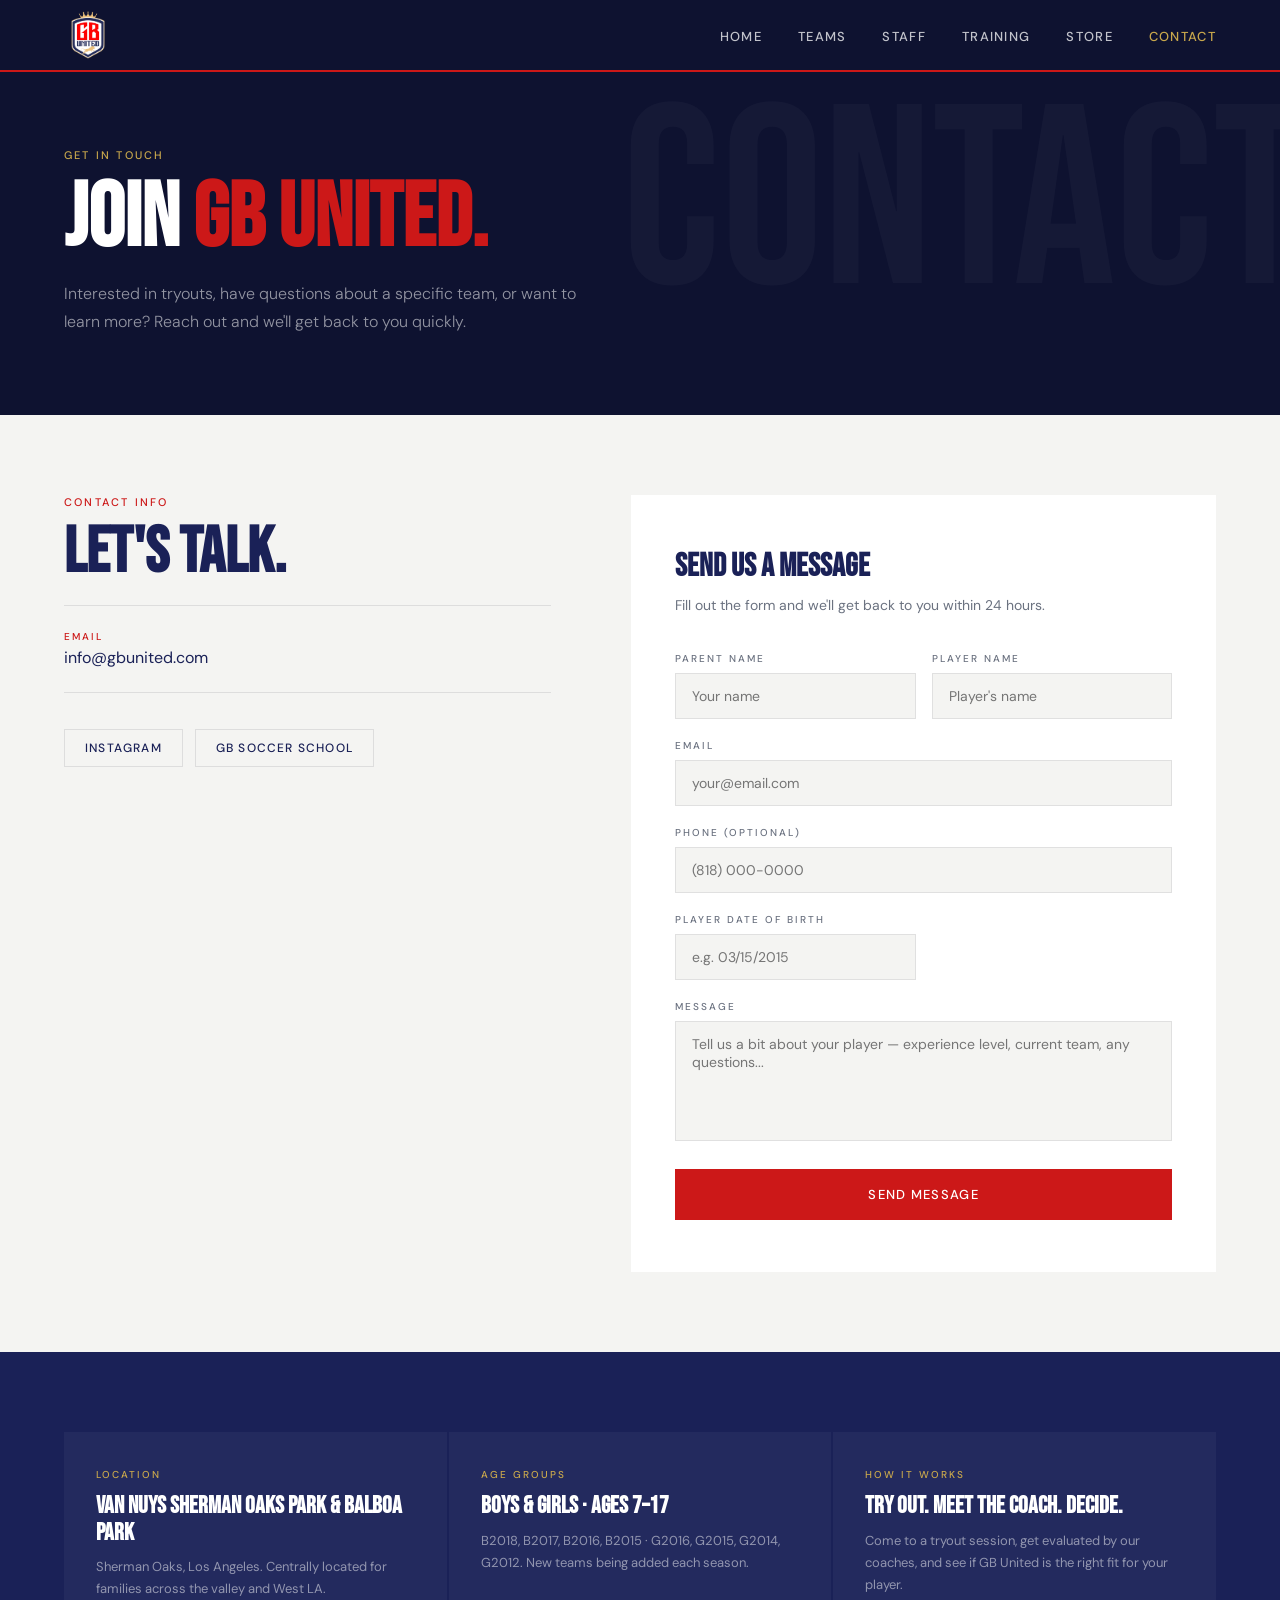
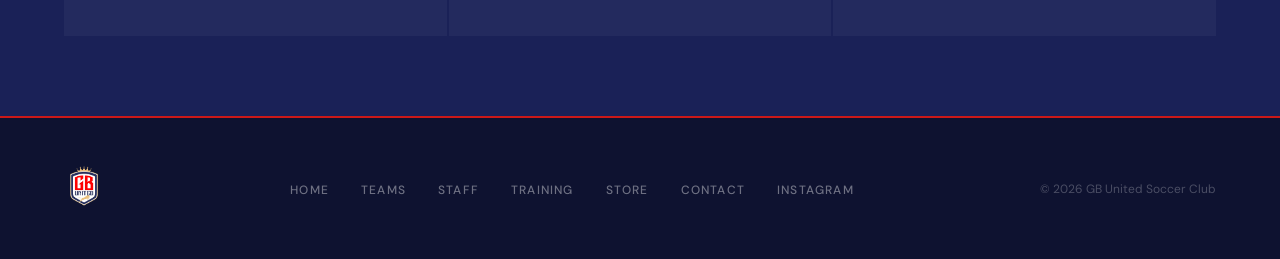
<file: contact.html>
<!DOCTYPE html>
<html lang="en">
<head>
<meta charset="UTF-8">
<meta name="viewport" content="width=device-width, initial-scale=1.0">
<title>Contact — GB United</title>
<link href="https://fonts.googleapis.com/css2?family=Bebas+Neue&family=DM+Sans:wght@300;400;500&display=swap" rel="stylesheet">
  <link rel="icon" type="image/png" href="logo.png">
  <link rel="stylesheet" href="style.css">
<style>
  #contact-main {
    background: var(--off);
    padding: 80px 5%;
    display: grid;
    grid-template-columns: 1fr 1.2fr;
    gap: 80px;
    align-items: start;
  }

  .contact-info-left h2 {
    font-family: 'Bebas Neue', sans-serif;
    font-size: clamp(36px, 5vw, 64px);
    color: var(--navy);
    line-height: 1;
    margin-bottom: 20px;
  }

  .contact-info-left p {
    font-size: 15px;
    font-weight: 300;
    color: var(--muted);
    line-height: 1.8;
    margin-bottom: 48px;
  }

  .contact-blocks {
    display: flex;
    flex-direction: column;
    gap: 0;
  }

  .contact-block {
    padding: 24px 0;
    border-bottom: 0.5px solid #ddd;
    display: flex;
    flex-direction: column;
    gap: 4px;
  }

  .contact-block:first-child { border-top: 0.5px solid #ddd; }

  .contact-block-label {
    font-size: 10px;
    font-weight: 500;
    letter-spacing: 0.2em;
    text-transform: uppercase;
    color: var(--red);
  }

  .contact-block-value {
    font-size: 16px;
    color: var(--navy);
    text-decoration: none;
    font-weight: 400;
    transition: color 0.2s;
  }

  .contact-block-value:hover { color: var(--red); }

  .contact-block-sub {
    font-size: 13px;
    color: var(--muted);
  }

  .social-row {
    display: flex;
    gap: 12px;
    margin-top: 36px;
  }

  .social-link {
    display: inline-block;
    padding: 10px 20px;
    border: 1px solid #ddd;
    font-size: 12px;
    font-weight: 500;
    letter-spacing: 0.1em;
    text-transform: uppercase;
    color: var(--navy);
    text-decoration: none;
    transition: border-color 0.2s, color 0.2s;
  }

  .social-link:hover { border-color: var(--red); color: var(--red); }

  /* FORM */
  .contact-form-right {
    background: var(--white);
    padding: 52px 44px;
  }

  .contact-form-right h3 {
    font-family: 'Bebas Neue', sans-serif;
    font-size: 32px;
    color: var(--navy);
    margin-bottom: 8px;
  }

  .contact-form-right p {
    font-size: 14px;
    color: var(--muted);
    margin-bottom: 36px;
    line-height: 1.6;
  }

  .form-row {
    display: grid;
    grid-template-columns: 1fr 1fr;
    gap: 16px;
  }

  .form-group {
    margin-bottom: 20px;
    display: flex;
    flex-direction: column;
    gap: 8px;
  }

  .form-group label {
    font-size: 10px;
    font-weight: 500;
    letter-spacing: 0.2em;
    text-transform: uppercase;
    color: var(--muted);
  }

  .form-group input,
  .form-group select,
  .form-group textarea {
    width: 100%;
    padding: 13px 16px;
    border: 1px solid #e0e0e0;
    background: var(--off);
    font-family: 'DM Sans', sans-serif;
    font-size: 14px;
    color: var(--navy);
    outline: none;
    transition: border-color 0.2s;
    appearance: none;
  }

  .form-group input:focus,
  .form-group select:focus,
  .form-group textarea:focus {
    border-color: var(--red);
    background: var(--white);
  }

  .form-group textarea { height: 120px; resize: none; }

  .form-submit {
    width: 100%;
    padding: 17px;
    background: var(--red);
    color: var(--white);
    border: none;
    font-family: 'DM Sans', sans-serif;
    font-size: 13px;
    font-weight: 500;
    letter-spacing: 0.1em;
    text-transform: uppercase;
    cursor: pointer;
    transition: background 0.2s;
    margin-top: 8px;
  }

  .form-submit:hover { background: #a81212; }

  /* TRYOUT INFO */
  #tryout-info {
    background: var(--navy);
    padding: 80px 5%;
    display: grid;
    grid-template-columns: 1fr 1fr 1fr;
    gap: 2px;
  }

  .tryout-block {
    background: rgba(255,255,255,0.04);
    padding: 36px 32px;
  }

  .tryout-block-label {
    font-size: 10px;
    font-weight: 500;
    letter-spacing: 0.2em;
    text-transform: uppercase;
    color: var(--gold);
    margin-bottom: 12px;
  }

  .tryout-block h3 {
    font-family: 'Bebas Neue', sans-serif;
    font-size: 24px;
    color: var(--white);
    margin-bottom: 10px;
    line-height: 1.1;
  }

  .tryout-block p {
    font-size: 13px;
    color: rgba(255,255,255,0.5);
    line-height: 1.7;
  }

  @media (max-width: 768px) {
    #contact-main { grid-template-columns: 1fr; gap: 48px; }
    .contact-form-right { padding: 36px 28px; }
    .form-row { grid-template-columns: 1fr; }
    #tryout-info { grid-template-columns: 1fr; }
  }
</style>
</head>
<body>

<nav>
  <a href="/" class="nav-logo">
    <img src="logo.png" alt="GB United">
  </a>
  <ul class="nav-links" id="navLinks">
    <li><a href="/">Home</a></li>
    <li><a href="teams.html">Teams</a></li>
    <li><a href="staff.html">Staff</a></li>
    <li><a href="training.html">Training</a></li>
    <li><a href="store.html">Store</a></li>
    <li><a href="contact.html" class="active">Contact</a></li>
  </ul>
  <div class="hamburger" onclick="toggleNav()">
    <span></span><span></span><span></span>
  </div>
</nav>

<div class="page-hero" data-bg="CONTACT">
  <div class="page-hero-eyebrow">Get in touch</div>
  <h1>Join <span>GB United.</span></h1>
  <p class="page-hero-sub">Interested in tryouts, have questions about a specific team, or want to learn more? Reach out and we'll get back to you quickly.</p>
</div>

<section id="contact-main">
  <div class="contact-info-left">
    <div class="section-tag">Contact info</div>
    <h2>Let's talk.</h2>


    <div class="contact-blocks">
      <div class="contact-block">
        <span class="contact-block-label">Email</span>
        <a href="mailto:info@gbunited.com" class="contact-block-value">info@gbunited.com</a>
      </div>
    </div>

    <div class="social-row">
      <a href="https://instagram.com/gbunited_" target="_blank" class="social-link">Instagram</a>
      <a href="https://gbsoccerschool.com" target="_blank" class="social-link">GB Soccer School</a>
    </div>
  </div>

  <div class="contact-form-right">
    <h3>Send us a message</h3>
    <p>Fill out the form and we'll get back to you within 24 hours.</p>

    <form action="https://formspree.io/f/maqaekap" method="POST" id="contactForm">
    <input type="hidden" name="_replyto" value="info@gbunited.com">
    <input type="hidden" name="_subject" value="New GB United inquiry">
    <div class="form-row">
      <div class="form-group">
        <label>Parent name</label>
        <input type="text" placeholder="Your name">
      </div>
      <div class="form-group">
        <label>Player name</label>
        <input type="text" placeholder="Player's name">
      </div>
    </div>

    <div class="form-group">
      <label>Email</label>
      <input type="email" placeholder="your@email.com">
    </div>

    <div class="form-group">
      <label>Phone (optional)</label>
      <input type="tel" placeholder="(818) 000-0000">
    </div>

    <div class="form-row">
      <div class="form-group">
        <label>Player date of birth</label>
        <input type="text" name="date_of_birth" placeholder="e.g. 03/15/2015">
      </div>
    </div>

    <div class="form-group">
      <label>Message</label>
      <textarea placeholder="Tell us a bit about your player — experience level, current team, any questions..."></textarea>
    </div>

    <button type="submit" class="form-submit">Send message</button>
    </form>
    <div id="form-success" style="display:none; margin-top:16px; padding:16px; background:#e8f5e9; color:#2e7d32; font-size:14px;">Message sent! We'll be in touch within 24 hours.</div>
  </div>
</section>

<section id="tryout-info">
  <div class="tryout-block">
    <div class="tryout-block-label">Location</div>
    <h3>Van Nuys Sherman Oaks Park &amp; Balboa Park</h3>
    <p>Sherman Oaks, Los Angeles. Centrally located for families across the valley and West LA.</p>
  </div>
  <div class="tryout-block">
    <div class="tryout-block-label">Age groups</div>
    <h3>Boys & Girls · Ages 7–17</h3>
    <p>B2018, B2017, B2016, B2015 · G2016, G2015, G2014, G2012. New teams being added each season.</p>
  </div>
  <div class="tryout-block">
    <div class="tryout-block-label">How it works</div>
    <h3>Try out. Meet the coach. Decide.</h3>
    <p>Come to a tryout session, get evaluated by our coaches, and see if GB United is the right fit for your player.</p>
  </div>
</section>

<footer>
  <div class="footer-logo">
    <img src="logo.png" alt="GB United">
  </div>
  <ul class="footer-links">
    <li><a href="/">Home</a></li>
    <li><a href="teams.html">Teams</a></li>
    <li><a href="staff.html">Staff</a></li>
    <li><a href="training.html">Training</a></li>
    <li><a href="store.html">Store</a></li>
    <li><a href="contact.html">Contact</a></li>
    <li><a href="https://instagram.com/gbunited_" target="_blank">Instagram</a></li>
  </ul>
  <span class="footer-copy">© 2026 GB United Soccer Club</span>
</footer>

<script>
function toggleNav() { document.getElementById('navLinks').classList.toggle('open'); }

const form = document.getElementById('contactForm');
if (form) {
  form.addEventListener('submit', async function(e) {
    e.preventDefault();
    const data = new FormData(form);
    const response = await fetch(form.action, { method: 'POST', body: data, headers: { 'Accept': 'application/json' } });
    if (response.ok) {
      form.style.display = 'none';
      document.getElementById('form-success').style.display = 'block';
    }
  });
}
</script>
</body>
</html>
</file>
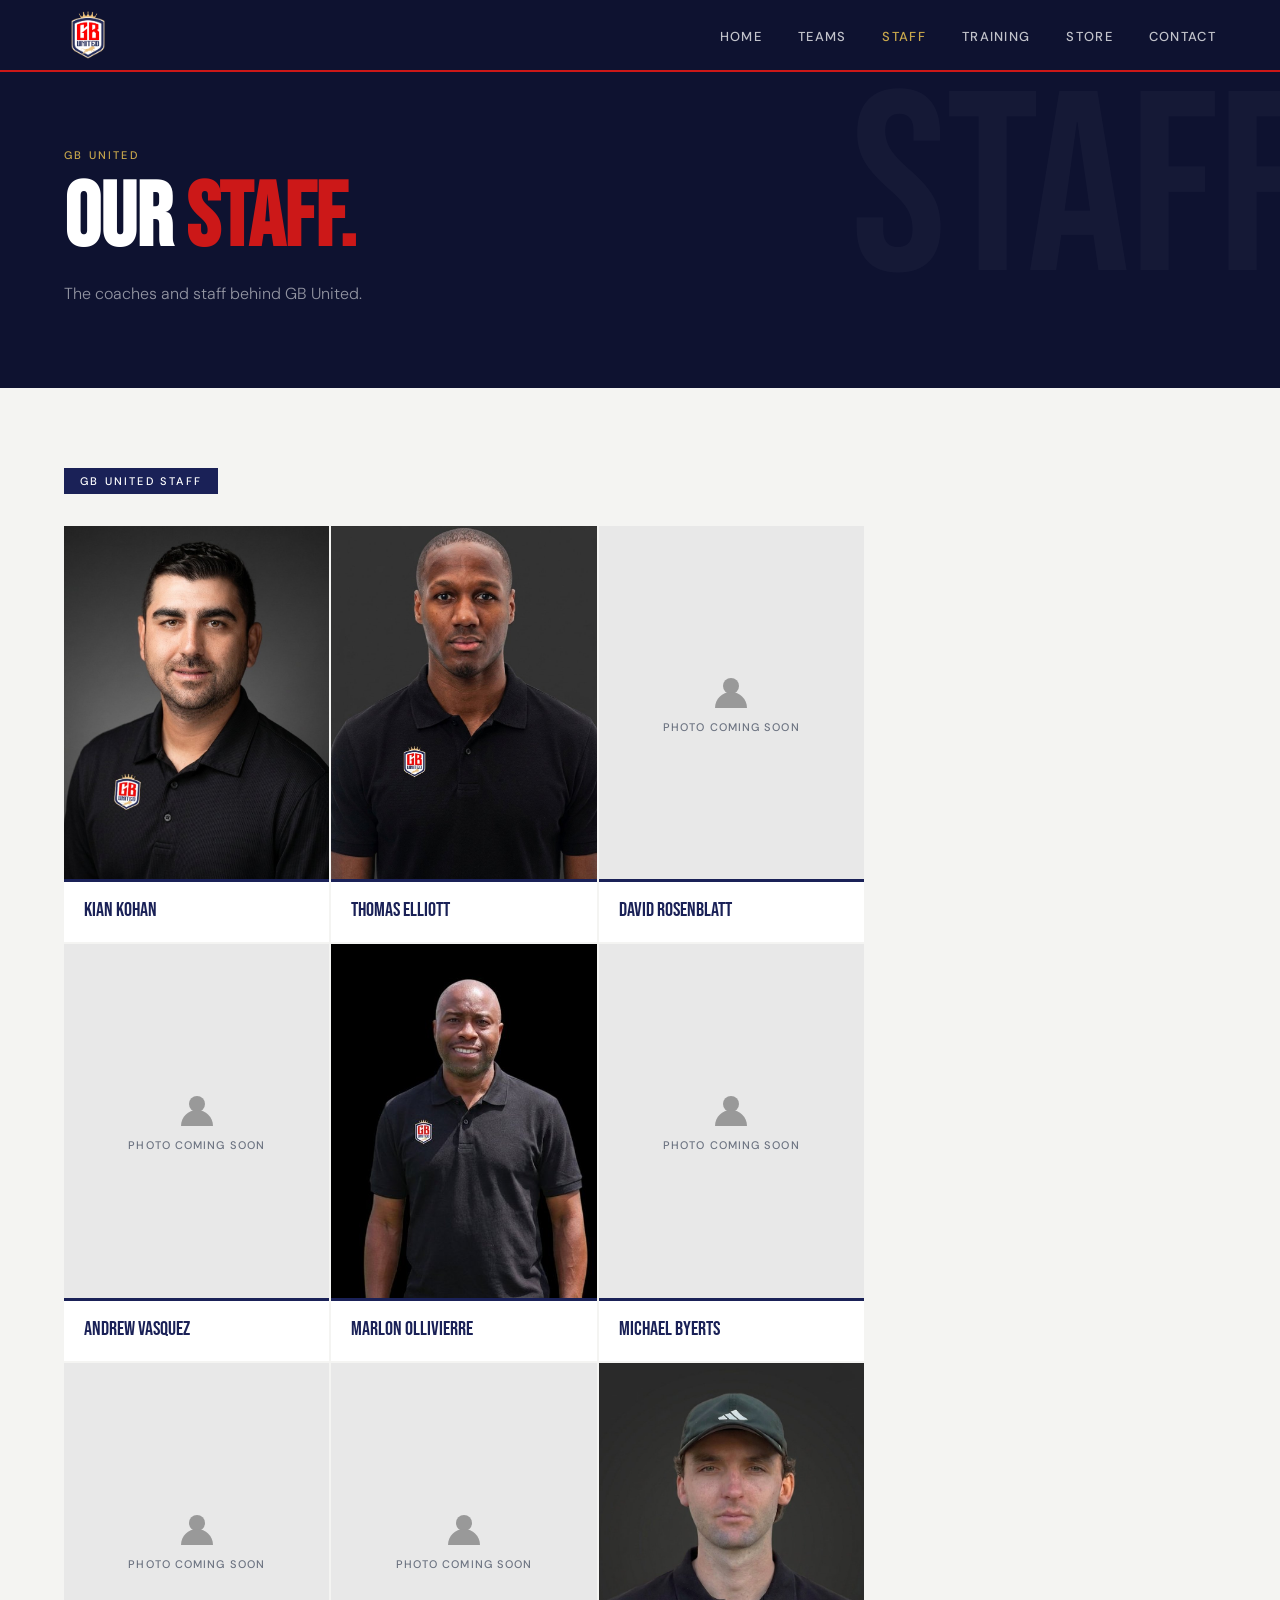
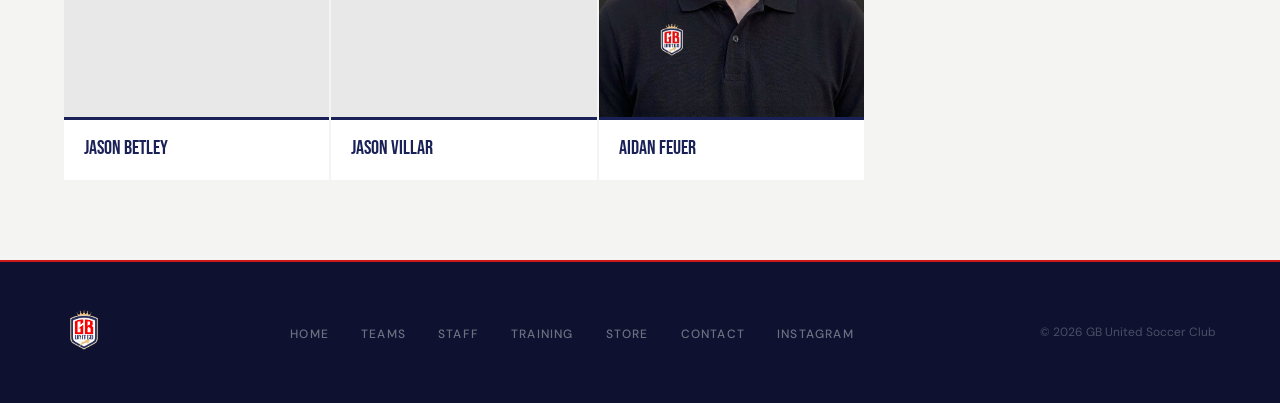
<file: staff.html>
<!DOCTYPE html>
<html lang="en">
<head>
<meta charset="UTF-8">
<meta name="viewport" content="width=device-width, initial-scale=1.0">
<title>Staff — GB United</title>
<link href="https://fonts.googleapis.com/css2?family=Bebas+Neue&family=DM+Sans:wght@300;400;500&display=swap" rel="stylesheet">
<link rel="icon" type="image/png" href="logo.png">
<link rel="stylesheet" href="style.css">
<style>
  .staff-section { background: var(--off); padding: 80px 5%; }

  .staff-grid-wrap { max-width: 800px; }

  .staff-label {
    font-size: 11px;
    font-weight: 500;
    letter-spacing: 0.2em;
    text-transform: uppercase;
    color: var(--white);
    background: var(--navy);
    display: inline-block;
    padding: 6px 16px;
    margin-bottom: 32px;
  }

  .staff-grid {
    display: grid;
    grid-template-columns: repeat(3, 1fr);
    gap: 2px;
  }

  .staff-card {
    background: var(--white);
    display: flex;
    flex-direction: column;
  }

  .staff-photo {
    width: 100%;
    aspect-ratio: 3/4;
    object-fit: cover;
    object-position: center top;
    display: block;
  }

  .staff-photo-placeholder {
    width: 100%;
    aspect-ratio: 3/4;
    background: #e8e8e8;
    display: flex;
    align-items: center;
    justify-content: center;
    flex-direction: column;
    gap: 8px;
  }

  .staff-photo-placeholder span {
    font-size: 11px;
    font-weight: 500;
    letter-spacing: 0.1em;
    text-transform: uppercase;
    color: var(--muted);
  }

  .staff-info {
    padding: 18px 20px;
    border-top: 3px solid var(--navy);
  }

  .staff-name {
    font-family: 'Bebas Neue', sans-serif;
    font-size: 20px;
    color: var(--navy);
    line-height: 1;
    margin-bottom: 4px;
  }

  .staff-role {
    font-size: 12px;
    color: var(--muted);
    font-weight: 400;
  }

  @media (max-width: 768px) {
    .staff-grid { grid-template-columns: repeat(2, 1fr); }
  }
</style>
</head>
<body>

<nav>
  <a href="/" class="nav-logo"><img src="logo.png" alt="GB United"></a>
  <ul class="nav-links" id="navLinks">
    <li><a href="/">Home</a></li>
    <li><a href="teams.html">Teams</a></li>
    <li><a href="staff.html" class="active">Staff</a></li>
    <li><a href="training.html">Training</a></li>
    <li><a href="store.html">Store</a></li>
    <li><a href="contact.html">Contact</a></li>
  </ul>
  <div class="hamburger" onclick="toggleNav()"><span></span><span></span><span></span></div>
</nav>

<div class="page-hero" data-bg="STAFF">
  <div class="page-hero-eyebrow">GB United</div>
  <h1>Our <span>Staff.</span></h1>
  <p class="page-hero-sub">The coaches and staff behind GB United.</p>
</div>

<section class="staff-section">
  <div class="staff-label">GB United Staff</div>
  <div class="staff-grid-wrap">
  <div class="staff-grid">

    <!-- 1. Kian Kohan -->
    <div class="staff-card">
      <img src="kian.jpg" alt="Kian Kohan" class="staff-photo">
      <div class="staff-info">
        <div class="staff-name">Kian Kohan</div>
      </div>
    </div>

    <!-- 2. Thomas Elliott -->
    <div class="staff-card">
      <img src="thomas-staff.jpg" alt="Thomas Elliott" class="staff-photo">
      <div class="staff-info">
        <div class="staff-name">Thomas Elliott</div>
      </div>
    </div>

    <!-- 3. David Rosenblatt -->
    <div class="staff-card">
      <div class="staff-photo-placeholder">
        <svg width="40" height="40" viewBox="0 0 40 40" fill="none"><circle cx="20" cy="14" r="8" fill="#999"/><path d="M4 36c0-8.837 7.163-16 16-16s16 7.163 16 16" fill="#999"/></svg>
        <span>Photo coming soon</span>
      </div>
      <div class="staff-info">
        <div class="staff-name">David Rosenblatt</div>
      </div>
    </div>

    <!-- 4. Andrew Vasquez -->
    <div class="staff-card">
      <div class="staff-photo-placeholder">
        <svg width="40" height="40" viewBox="0 0 40 40" fill="none"><circle cx="20" cy="14" r="8" fill="#999"/><path d="M4 36c0-8.837 7.163-16 16-16s16 7.163 16 16" fill="#999"/></svg>
        <span>Photo coming soon</span>
      </div>
      <div class="staff-info">
        <div class="staff-name">Andrew Vasquez</div>
      </div>
    </div>

    <!-- 5. Marlon Ollivierre -->
    <div class="staff-card">
      <img src="marlon-staff.jpg" alt="Marlon Ollivierre" class="staff-photo">
      <div class="staff-info">
        <div class="staff-name">Marlon Ollivierre</div>
      </div>
    </div>

    <!-- 6. Michael Byerts -->
    <div class="staff-card">
      <div class="staff-photo-placeholder">
        <svg width="40" height="40" viewBox="0 0 40 40" fill="none"><circle cx="20" cy="14" r="8" fill="#999"/><path d="M4 36c0-8.837 7.163-16 16-16s16 7.163 16 16" fill="#999"/></svg>
        <span>Photo coming soon</span>
      </div>
      <div class="staff-info">
        <div class="staff-name">Michael Byerts</div>
      </div>
    </div>

    <!-- 7. Jason Betley -->
    <div class="staff-card">
      <div class="staff-photo-placeholder">
        <svg width="40" height="40" viewBox="0 0 40 40" fill="none"><circle cx="20" cy="14" r="8" fill="#999"/><path d="M4 36c0-8.837 7.163-16 16-16s16 7.163 16 16" fill="#999"/></svg>
        <span>Photo coming soon</span>
      </div>
      <div class="staff-info">
        <div class="staff-name">Jason Betley</div>
      </div>
    </div>

    <!-- 8. Jason Villar -->
    <div class="staff-card">
      <div class="staff-photo-placeholder">
        <svg width="40" height="40" viewBox="0 0 40 40" fill="none"><circle cx="20" cy="14" r="8" fill="#999"/><path d="M4 36c0-8.837 7.163-16 16-16s16 7.163 16 16" fill="#999"/></svg>
        <span>Photo coming soon</span>
      </div>
      <div class="staff-info">
        <div class="staff-name">Jason Villar</div>
      </div>
    </div>

    <!-- 9. Aidan Feuer -->
    <div class="staff-card">
      <img src="aidan-staff.jpg" alt="Aidan Feuer" class="staff-photo">
      <div class="staff-info">
        <div class="staff-name">Aidan Feuer</div>
      </div>
    </div>

  </div>
  </div>
</section>

<footer>
  <div class="footer-logo"><img src="logo.png" alt="GB United"></div>
  <ul class="footer-links">
    <li><a href="/">Home</a></li>
    <li><a href="teams.html">Teams</a></li>
    <li><a href="staff.html">Staff</a></li>
    <li><a href="training.html">Training</a></li>
    <li><a href="store.html">Store</a></li>
    <li><a href="contact.html">Contact</a></li>
    <li><a href="https://instagram.com/gbunited_" target="_blank">Instagram</a></li>
  </ul>
  <span class="footer-copy">© 2026 GB United Soccer Club</span>
</footer>

<script>function toggleNav() { document.getElementById('navLinks').classList.toggle('open'); }</script>
</body>
</html>
</file>
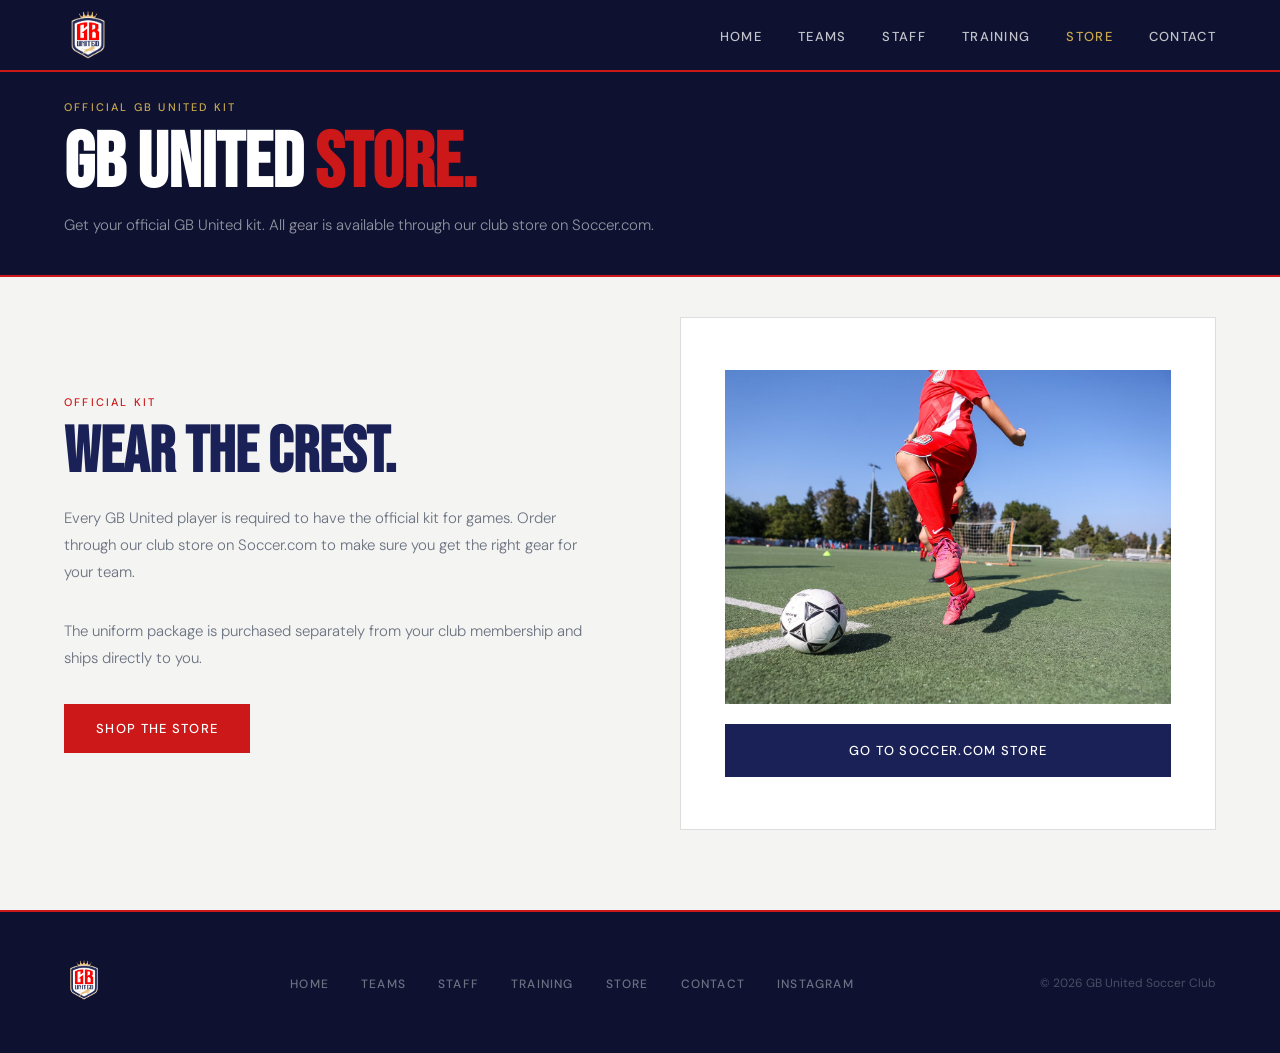
<file: store.html>
<!DOCTYPE html>
<html lang="en">
<head>
<meta charset="UTF-8">
<meta name="viewport" content="width=device-width, initial-scale=1.0">
<title>Store — GB United</title>
<link href="https://fonts.googleapis.com/css2?family=Bebas+Neue&family=DM+Sans:wght@300;400;500&display=swap" rel="stylesheet">
  <link rel="icon" type="image/png" href="logo.png">
  <link rel="stylesheet" href="style.css">
<style>
  .store-main {
    background: var(--off);
    padding: 40px 5% 80px;
    display: grid;
    grid-template-columns: 1fr 1fr;
    gap: 80px;
    align-items: center;
  }

  .store-left h2 {
    font-family: 'Bebas Neue', sans-serif;
    font-size: clamp(36px, 5vw, 64px);
    color: var(--navy);
    line-height: 1;
    margin-bottom: 20px;
  }

  .store-left p {
    font-size: 15px;
    font-weight: 300;
    color: var(--muted);
    line-height: 1.8;
    margin-bottom: 32px;
  }

  .store-right {
    background: var(--white);
    border: 0.5px solid #ddd;
    padding: 52px 44px;
    text-align: center;
  }

  .kit-items {
    display: flex;
    flex-direction: column;
    gap: 0;
    margin: 32px 0 40px;
    text-align: left;
  }

  .kit-item {
    display: flex;
    align-items: center;
    gap: 16px;
    padding: 16px 0;
    border-bottom: 0.5px solid #eee;
    font-size: 14px;
    color: var(--navy);
  }

  .kit-item:first-child { border-top: 0.5px solid #eee; }

  .kit-dot {
    width: 8px;
    height: 8px;
    border-radius: 50%;
    background: var(--red);
    flex-shrink: 0;
  }

  .store-note {
    font-size: 12px;
    color: var(--muted);
    margin-top: 16px;
    line-height: 1.6;
  }

  .btn-store {
    display: inline-block;
    background: var(--navy);
    color: var(--white);
    text-decoration: none;
    font-size: 13px;
    font-weight: 500;
    letter-spacing: 0.1em;
    text-transform: uppercase;
    padding: 18px 40px;
    transition: background 0.2s;
    width: 100%;
    text-align: center;
  }

  .btn-store:hover { background: var(--red); }

  .store-badge {
    display: inline-block;
    font-size: 10px;
    font-weight: 500;
    letter-spacing: 0.15em;
    text-transform: uppercase;
    padding: 5px 12px;
    background: var(--red);
    color: var(--white);
    margin-bottom: 20px;
  }

  @media (max-width: 768px) {
    .store-main { grid-template-columns: 1fr; gap: 40px; }
    .store-right { padding: 36px 28px; }
  }
</style>
</head>
<body>

<nav>
  <a href="/" class="nav-logo"><img src="logo.png" alt="GB United"></a>
  <ul class="nav-links" id="navLinks">
    <li><a href="/">Home</a></li>
    <li><a href="teams.html">Teams</a></li>
    <li><a href="staff.html">Staff</a></li>
    <li><a href="training.html">Training</a></li>
    <li><a href="store.html" class="active">Store</a></li>
    <li><a href="contact.html">Contact</a></li>
  </ul>
  <div class="hamburger" onclick="toggleNav()"><span></span><span></span><span></span></div>
</nav>

<div style="background:var(--dark); padding: 100px 5% 40px; border-bottom: 2px solid var(--red);">
  <div style="font-size:11px; font-weight:500; letter-spacing:0.2em; text-transform:uppercase; color:var(--gold); margin-bottom:12px;">Official GB United kit</div>
  <h1 style="font-family:'Bebas Neue',sans-serif; font-size:clamp(40px,6vw,80px); color:var(--white); line-height:1;">GB United <span style="color:var(--red);">Store.</span></h1>
  <p style="font-size:15px; font-weight:300; color:rgba(255,255,255,0.55); margin-top:12px;">Get your official GB United kit. All gear is available through our club store on Soccer.com.</p>
</div>

<section class="store-main">
  <div class="store-left">
    <div class="section-tag">Official kit</div>
    <h2>Wear the crest.</h2>
    <p>Every GB United player is required to have the official kit for games. Order through our club store on Soccer.com to make sure you get the right gear for your team.</p>
    <p>The uniform package is purchased separately from your club membership and ships directly to you.</p>
    <a href="https://www.soccer.com/club/#/2005049350/fanwear?category=Shirts" target="_blank" class="btn-primary">Shop the store</a>
  </div>

  <div class="store-right">
    <img src="action-girl.jpg" alt="GB United player in action" style="width:100%; aspect-ratio:4/3; object-fit:cover; object-position: center 20%; display:block; margin-bottom:20px;">
    <a href="https://www.soccer.com/club/#/2005049350/fanwear?category=Shirts" target="_blank" class="btn-store">Go to Soccer.com store</a>
  </div>
</section>

<footer>
  <div class="footer-logo"><img src="logo.png" alt="GB United"></div>
  <ul class="footer-links">
    <li><a href="/">Home</a></li>
    <li><a href="teams.html">Teams</a></li>
    <li><a href="staff.html">Staff</a></li>
    <li><a href="training.html">Training</a></li>
    <li><a href="store.html">Store</a></li>
    <li><a href="contact.html">Contact</a></li>
    <li><a href="https://instagram.com/gbunited_" target="_blank">Instagram</a></li>
  </ul>
  <span class="footer-copy">© 2026 GB United Soccer Club</span>
</footer>

<script>function toggleNav() { document.getElementById('navLinks').classList.toggle('open'); }</script>
</body>
</html>
</file>
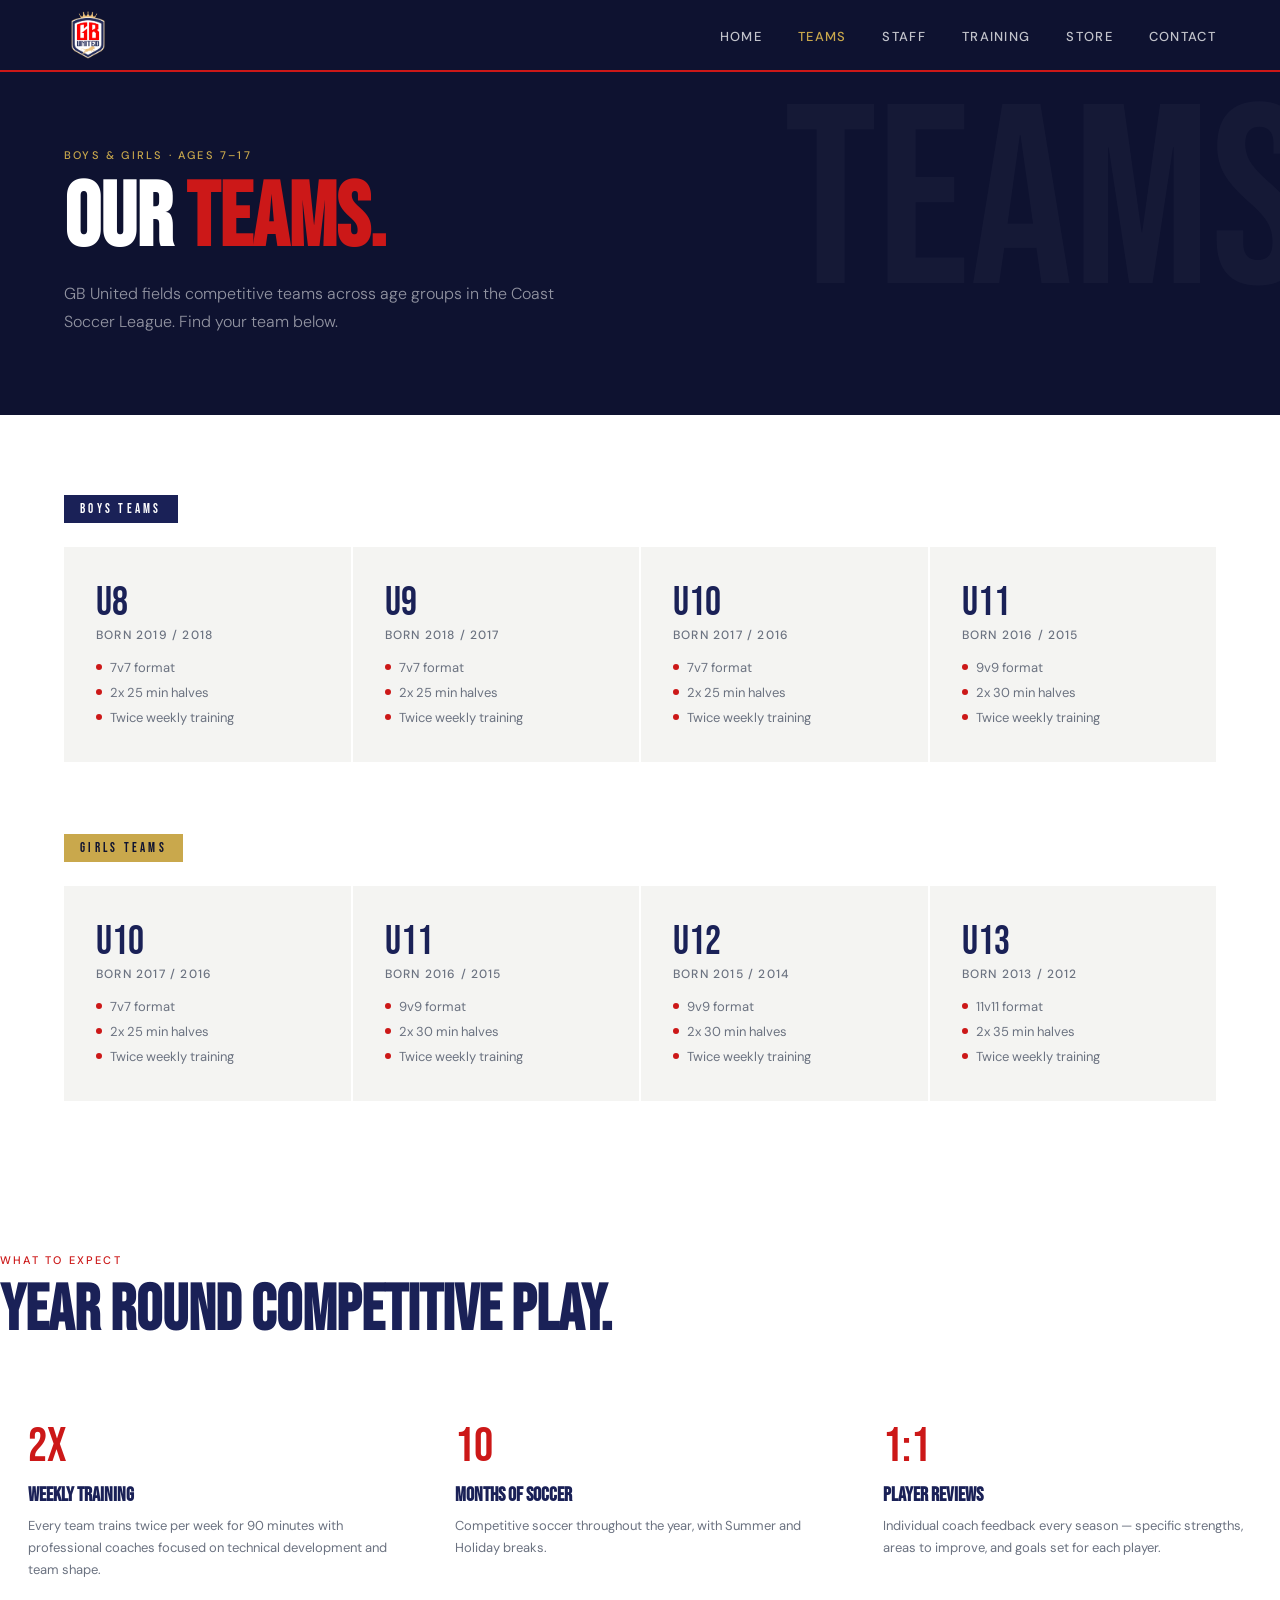
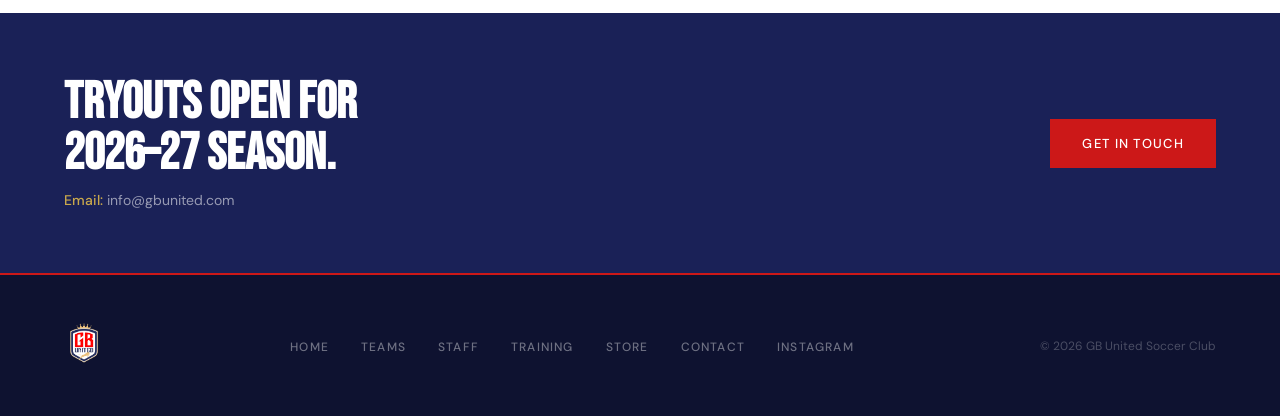
<file: teams.html>
<!DOCTYPE html>
<html lang="en">
<head>
<meta charset="UTF-8">
<meta name="viewport" content="width=device-width, initial-scale=1.0">
<title>Teams — GB United</title>
<link href="https://fonts.googleapis.com/css2?family=Bebas+Neue&family=DM+Sans:wght@300;400;500&display=swap" rel="stylesheet">
  <link rel="icon" type="image/png" href="logo.png">
  <link rel="stylesheet" href="style.css">
<style>
  .teams-section { background: var(--white); padding: 80px 5%; }
  .gender-block { margin-bottom: 72px; }
  .gender-label { font-family: 'Bebas Neue', sans-serif; font-size: 13px; letter-spacing: 0.25em; text-transform: uppercase; color: var(--white); background: var(--navy); display: inline-block; padding: 6px 16px; margin-bottom: 24px; }
  .gender-label.girls { background: var(--gold); color: var(--dark); }
  .teams-grid { display: grid; grid-template-columns: repeat(auto-fill, minmax(260px, 1fr)); gap: 2px; }
  .team-card { background: var(--off); padding: 36px 32px; position: relative; overflow: hidden; transition: background 0.2s; }
  .team-card::after { content: ''; position: absolute; bottom: 0; left: 0; width: 100%; height: 3px; background: var(--red); transform: scaleX(0); transform-origin: left; transition: transform 0.3s; }
  .team-card:hover { background: #eceae6; }
  .team-card:hover::after { transform: scaleX(1); }
  .team-age { font-family: 'Bebas Neue', sans-serif; font-size: 40px; color: var(--navy); line-height: 1; margin-bottom: 4px; }
  .team-year { font-size: 12px; font-weight: 500; letter-spacing: 0.1em; color: var(--muted); text-transform: uppercase; margin-bottom: 16px; }
  .team-details { list-style: none; display: flex; flex-direction: column; gap: 8px; }
  .team-details li { font-size: 13px; color: var(--muted); display: flex; align-items: center; gap: 8px; }
  .team-details li::before { content: ''; width: 6px; height: 6px; border-radius: 50%; background: var(--red); flex-shrink: 0; }
  #expect { background: var(--off); padding: 80px 5%; }
  .expect-grid { display: grid; grid-template-columns: repeat(3, 1fr); gap: 2px; margin-top: 48px; }
  .expect-item { background: var(--white); padding: 32px 28px; }
  .expect-num { font-family: 'Bebas Neue', sans-serif; font-size: 48px; color: var(--red); line-height: 1; margin-bottom: 12px; }
  .expect-item h3 { font-family: 'Bebas Neue', sans-serif; font-size: 20px; color: var(--navy); margin-bottom: 8px; }
  .expect-item p { font-size: 13px; color: var(--muted); line-height: 1.7; }
  .tryout-banner { background: var(--navy); padding: 64px 5%; display: flex; align-items: center; justify-content: space-between; gap: 32px; flex-wrap: wrap; }
  .tryout-banner h2 { font-family: 'Bebas Neue', sans-serif; font-size: clamp(28px, 4vw, 52px); color: var(--white); line-height: 1; }
  .tryout-info { display: flex; flex-direction: column; gap: 8px; margin-top: 12px; }
  .tryout-info span { font-size: 14px; color: rgba(255,255,255,0.55); }
  .tryout-info span strong { color: var(--gold); font-weight: 500; }
  @media (max-width: 768px) { .expect-grid { grid-template-columns: 1fr; } .tryout-banner { flex-direction: column; } }
</style>
</head>
<body>

<nav>
  <a href="/" class="nav-logo"><img src="logo.png" alt="GB United"></a>
  <ul class="nav-links" id="navLinks">
    <li><a href="/">Home</a></li>
    <li><a href="teams.html" class="active">Teams</a></li>
    <li><a href="staff.html">Staff</a></li>
    <li><a href="training.html">Training</a></li>
    <li><a href="store.html">Store</a></li>
    <li><a href="contact.html">Contact</a></li>
  </ul>
  <div class="hamburger" onclick="toggleNav()"><span></span><span></span><span></span></div>
</nav>

<div class="page-hero" data-bg="TEAMS">
  <div class="page-hero-eyebrow">Boys & Girls · Ages 7–17</div>
  <h1>Our <span>Teams.</span></h1>
  <p class="page-hero-sub">GB United fields competitive teams across age groups in the Coast Soccer League. Find your team below.</p>
</div>

<section class="teams-section">
  <div class="gender-block">
    <div class="gender-label">Boys teams</div>
    <div class="teams-grid">
      <div class="team-card">
        <div class="team-age">U8</div>
        <div class="team-year">Born 2019 / 2018</div>
        <ul class="team-details">
          <li>7v7 format</li>
          <li>2x 25 min halves</li>
          <li>Twice weekly training</li>
        </ul>
      </div>
      <div class="team-card">
        <div class="team-age">U9</div>
        <div class="team-year">Born 2018 / 2017</div>
        <ul class="team-details">
          <li>7v7 format</li>
          <li>2x 25 min halves</li>
          <li>Twice weekly training</li>
        </ul>
      </div>
      <div class="team-card">
        <div class="team-age">U10</div>
        <div class="team-year">Born 2017 / 2016</div>
        <ul class="team-details">
          <li>7v7 format</li>
          <li>2x 25 min halves</li>
          <li>Twice weekly training</li>
        </ul>
      </div>
      <div class="team-card">
        <div class="team-age">U11</div>
        <div class="team-year">Born 2016 / 2015</div>
        <ul class="team-details">
          <li>9v9 format</li>
          <li>2x 30 min halves</li>
          <li>Twice weekly training</li>
        </ul>
      </div>
    </div>
  </div>

  <div class="gender-block">
    <div class="gender-label girls">Girls teams</div>
    <div class="teams-grid">
      <div class="team-card">
        <div class="team-age">U10</div>
        <div class="team-year">Born 2017 / 2016</div>
        <ul class="team-details">
          <li>7v7 format</li>
          <li>2x 25 min halves</li>
          <li>Twice weekly training</li>
        </ul>
      </div>
      <div class="team-card">
        <div class="team-age">U11</div>
        <div class="team-year">Born 2016 / 2015</div>
        <ul class="team-details">
          <li>9v9 format</li>
          <li>2x 30 min halves</li>
          <li>Twice weekly training</li>
        </ul>
      </div>
      <div class="team-card">
        <div class="team-age">U12</div>
        <div class="team-year">Born 2015 / 2014</div>
        <ul class="team-details">
          <li>9v9 format</li>
          <li>2x 30 min halves</li>
          <li>Twice weekly training</li>
        </ul>
      </div>
      <div class="team-card">
        <div class="team-age">U13</div>
        <div class="team-year">Born 2013 / 2012</div>
        <ul class="team-details">
          <li>11v11 format</li>
          <li>2x 35 min halves</li>
          <li>Twice weekly training</li>
        </ul>
      </div>
    </div>
  </div>
</section>
  <div class="section-tag">What to expect</div>
  <h2 class="section-title">Year round competitive play.</h2>
  <div class="expect-grid">
    <div class="expect-item">
      <div class="expect-num">2x</div>
      <h3>Weekly training</h3>
      <p>Every team trains twice per week for 90 minutes with professional coaches focused on technical development and team shape.</p>
    </div>
    <div class="expect-item">
      <div class="expect-num">10</div>
      <h3>Months of soccer</h3>
      <p>Competitive soccer throughout the year, with Summer and Holiday breaks.</p>
    </div>
    <div class="expect-item">
      <div class="expect-num">1:1</div>
      <h3>Player reviews</h3>
      <p>Individual coach feedback every season — specific strengths, areas to improve, and goals set for each player.</p>
    </div>
  </div>
</section>

<div class="tryout-banner">
  <div>
    <h2>Tryouts open for<br>2026–27 season.</h2>
    <div class="tryout-info">
      <span><strong>Email:</strong> info@gbunited.com</span>
    </div>
  </div>
  <a href="contact.html" class="btn-primary">Get in touch</a>
</div>

<footer>
  <div class="footer-logo"><img src="logo.png" alt="GB United"></div>
  <ul class="footer-links">
    <li><a href="/">Home</a></li>
    <li><a href="teams.html">Teams</a></li>
    <li><a href="staff.html">Staff</a></li>
    <li><a href="training.html">Training</a></li>
    <li><a href="store.html">Store</a></li>
    <li><a href="contact.html">Contact</a></li>
    <li><a href="https://instagram.com/gbunited_" target="_blank">Instagram</a></li>
  </ul>
  <span class="footer-copy">© 2026 GB United Soccer Club</span>
</footer>

<script>function toggleNav() { document.getElementById('navLinks').classList.toggle('open'); }</script>
</body>
</html>
</file>
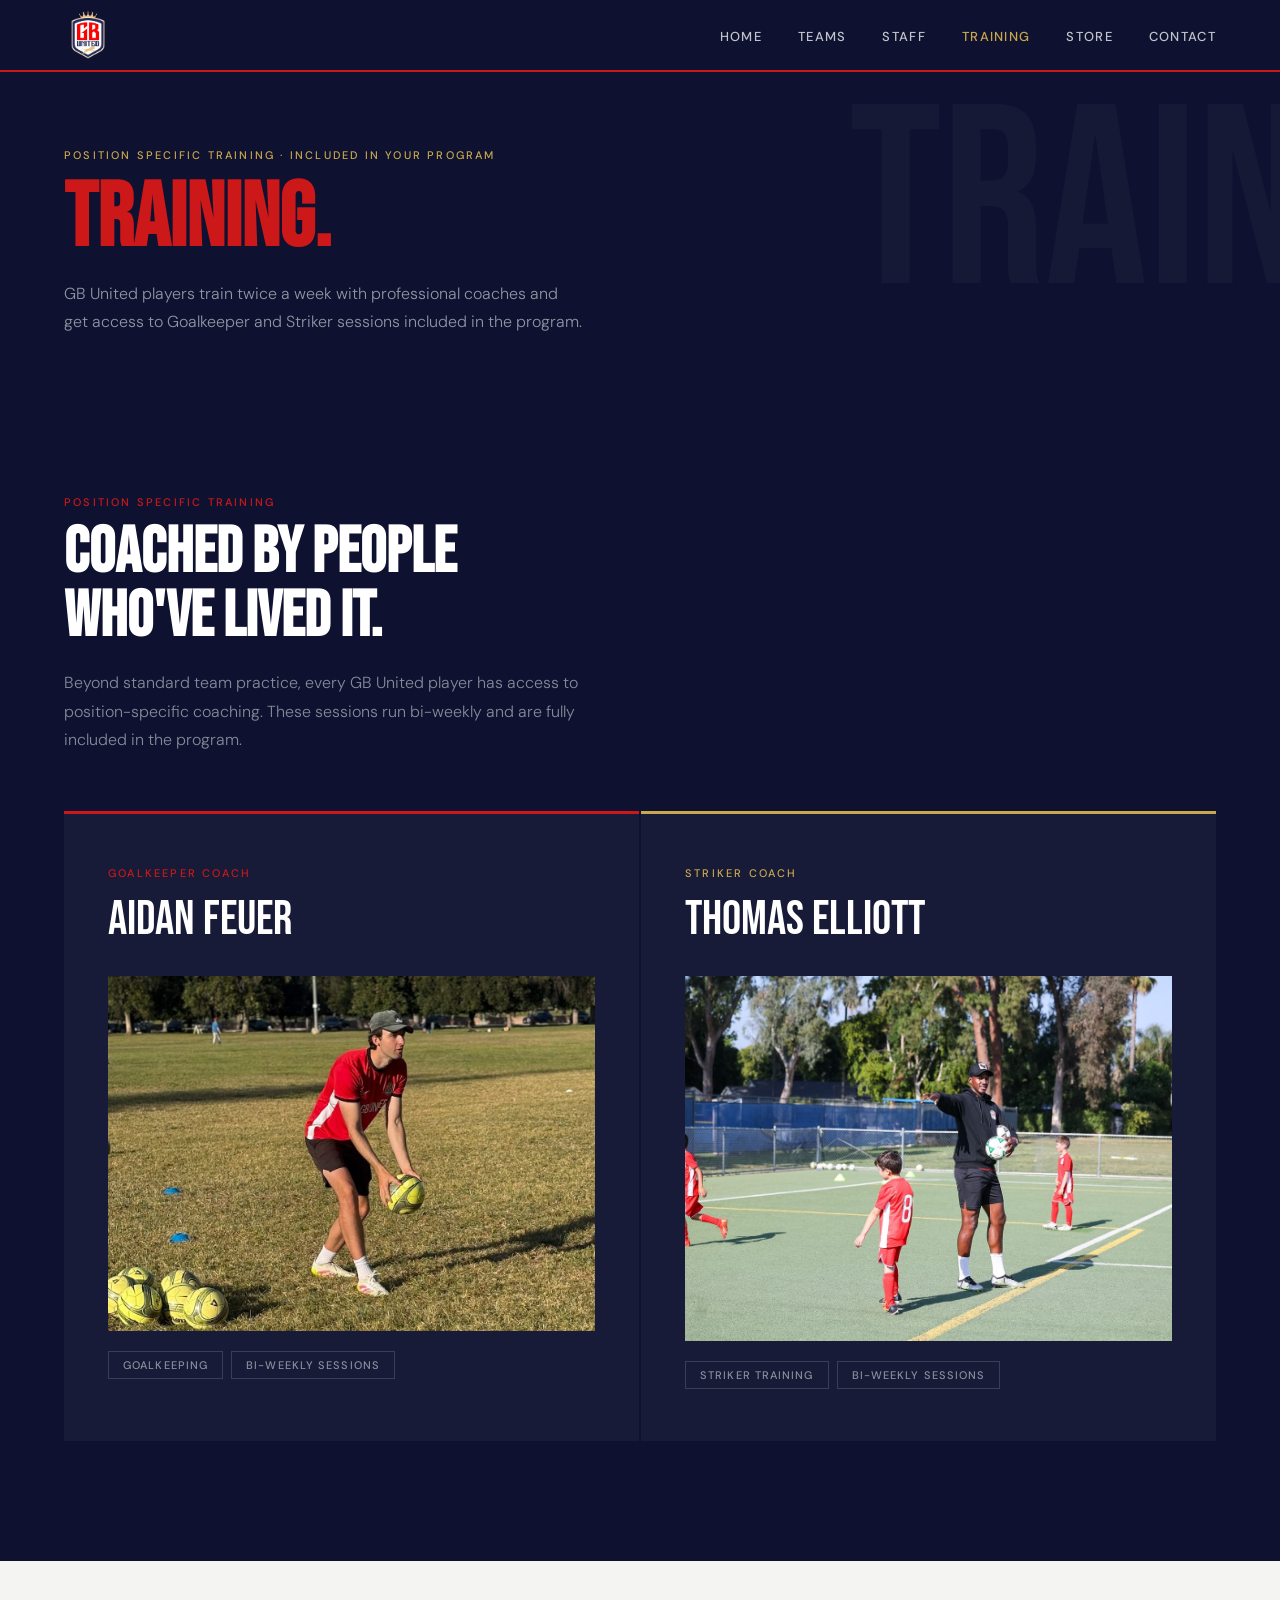
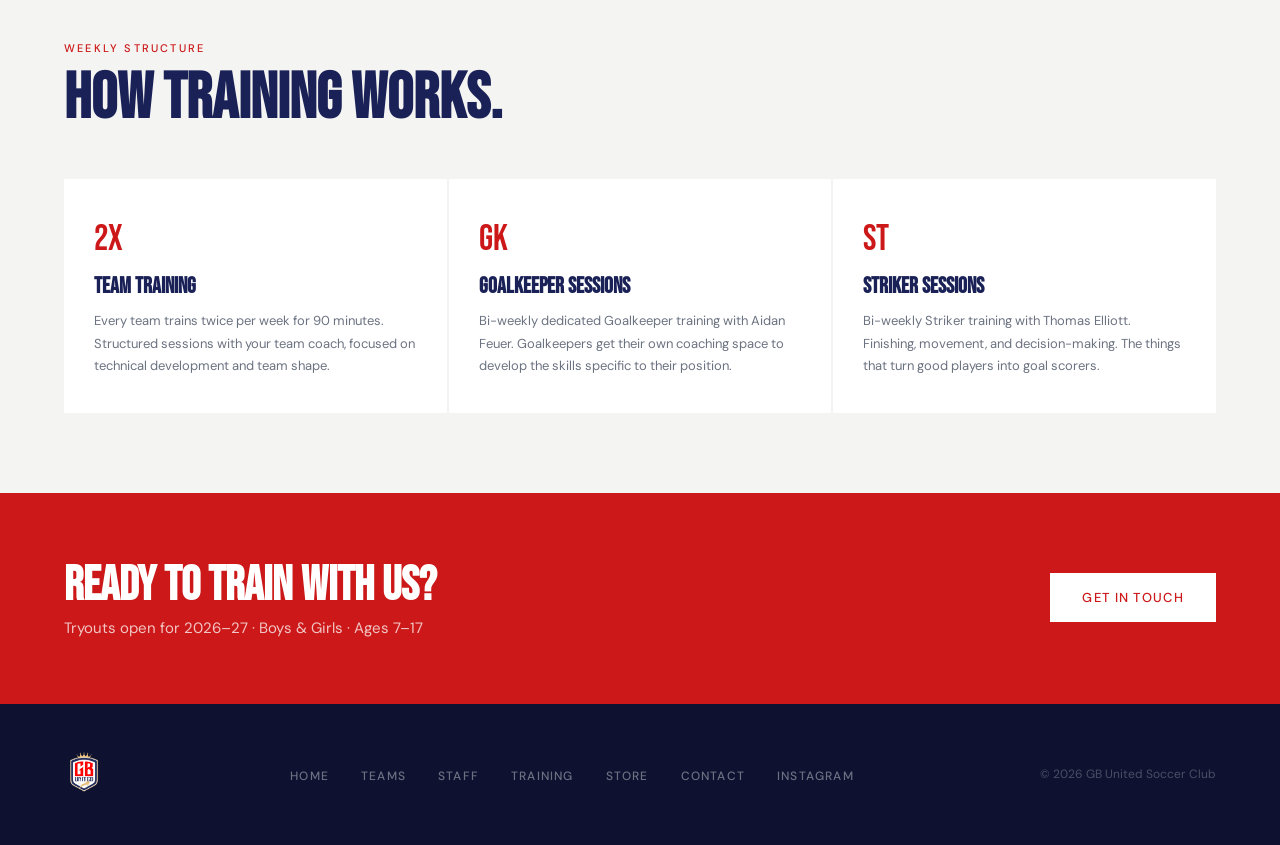
<file: training.html>
<!DOCTYPE html>
<html lang="en">
<head>
<meta charset="UTF-8">
<meta name="viewport" content="width=device-width, initial-scale=1.0">
<title>Training — GB United</title>
<link href="https://fonts.googleapis.com/css2?family=Bebas+Neue&family=DM+Sans:wght@300;400;500&display=swap" rel="stylesheet">
  <link rel="icon" type="image/png" href="logo.png">
  <link rel="stylesheet" href="style.css">
<style>
  #trainers { background: var(--dark); padding: 80px 5%; }
  #trainers .section-title { color: var(--white); }
  #trainers .section-body { color: rgba(255,255,255,0.5); margin-bottom: 56px; }
  .trainer-grid { display: grid; grid-template-columns: 1fr 1fr; gap: 2px; margin-bottom: 40px; }
  .trainer-card { background: rgba(255,255,255,0.04); padding: 52px 44px; border-top: 3px solid var(--red); }
  .trainer-card.gold { border-top-color: var(--gold); }
  .trainer-role { font-size: 11px; font-weight: 500; letter-spacing: 0.2em; text-transform: uppercase; color: var(--red); margin-bottom: 16px; }
  .trainer-card.gold .trainer-role { color: var(--gold); }
  .trainer-name { font-family: 'Bebas Neue', sans-serif; font-size: 48px; color: var(--white); line-height: 1; margin-bottom: 32px; }
  .trainer-tags { display: flex; flex-wrap: wrap; gap: 8px; }
  .tag { font-size: 11px; font-weight: 500; letter-spacing: 0.1em; text-transform: uppercase; padding: 6px 14px; border: 1px solid rgba(255,255,255,0.15); color: rgba(255,255,255,0.5); }
  #program { background: var(--off); padding: 80px 5%; }
  .program-grid { display: grid; grid-template-columns: repeat(3, 1fr); gap: 2px; margin-top: 48px; }
  .program-item { background: var(--white); padding: 36px 30px; border-top: 3px solid transparent; transition: border-color 0.2s; }
  .program-item:hover { border-top-color: var(--red); }
  .program-icon { font-family: 'Bebas Neue', sans-serif; font-size: 36px; color: var(--red); margin-bottom: 12px; }
  .program-item h3 { font-family: 'Bebas Neue', sans-serif; font-size: 22px; color: var(--navy); margin-bottom: 10px; }
  .program-item p { font-size: 13px; color: var(--muted); line-height: 1.7; }
  .cta-strip { background: var(--red); padding: 64px 5%; display: flex; align-items: center; justify-content: space-between; gap: 32px; flex-wrap: wrap; }
  .cta-strip h2 { font-family: 'Bebas Neue', sans-serif; font-size: clamp(28px, 4vw, 48px); color: var(--white); }
  .cta-strip p { font-size: 15px; color: rgba(255,255,255,0.75); margin-top: 4px; }
  .btn-white { display: inline-block; background: var(--white); color: var(--red); text-decoration: none; font-size: 13px; font-weight: 500; letter-spacing: 0.1em; text-transform: uppercase; padding: 16px 32px; white-space: nowrap; }
  .btn-white:hover { background: var(--off); }
  @media (max-width: 768px) { .trainer-grid, .program-grid { grid-template-columns: 1fr; } .trainer-card { padding: 36px 28px; } }
</style>
</head>
<body>

<nav>
  <a href="/" class="nav-logo"><img src="logo.png" alt="GB United"></a>
  <ul class="nav-links" id="navLinks">
    <li><a href="/">Home</a></li>
    <li><a href="teams.html">Teams</a></li>
    <li><a href="staff.html">Staff</a></li>
    <li><a href="training.html" class="active">Training</a></li>
    <li><a href="store.html">Store</a></li>
    <li><a href="contact.html">Contact</a></li>
  </ul>
  <div class="hamburger" onclick="toggleNav()"><span></span><span></span><span></span></div>
</nav>

<div class="page-hero" data-bg="TRAIN">
  <div class="page-hero-eyebrow">Position Specific Training · Included in your Program</div>
  <h1><span>Training.</span></h1>
  <p class="page-hero-sub">GB United players train twice a week with professional coaches and get access to Goalkeeper and Striker sessions included in the program.</p>
</div>

<section id="trainers">
  <div class="section-tag">Position specific training</div>
  <h2 class="section-title">Coached by people<br>who've lived it.</h2>
  <p class="section-body">Beyond standard team practice, every GB United player has access to position-specific coaching. These sessions run bi-weekly and are fully included in the program.</p>

  <div class="trainer-grid">
    <div class="trainer-card">
      <div class="trainer-role">Goalkeeper coach</div>
      <div class="trainer-name">Aidan Feuer</div>
      <img src="aidan.jpg" alt="Aidan Feuer coaching" style="width:100%; display:block; margin:20px 0;">
      <div class="trainer-tags">
        <span class="tag">Goalkeeping</span>
        <span class="tag">Bi-weekly sessions</span>
      </div>
    </div>
    <div class="trainer-card gold">
      <div class="trainer-role">Striker coach</div>
      <div class="trainer-name">Thomas Elliott</div>
      <img src="thomas.jpg" alt="Thomas Elliott coaching" style="width:100%; aspect-ratio:4/3; object-fit:cover; object-position:center 30%; display:block; margin:20px 0;">
      <div class="trainer-tags">
        <span class="tag">Striker training</span>
        <span class="tag">Bi-weekly sessions</span>
      </div>
    </div>
  </div>
</section>

<section id="program">
  <div class="section-tag">Weekly structure</div>
  <h2 class="section-title">How training works.</h2>
  <div class="program-grid">
    <div class="program-item">
      <div class="program-icon">2x</div>
      <h3>Team training</h3>
      <p>Every team trains twice per week for 90 minutes. Structured sessions with your team coach, focused on technical development and team shape.</p>
    </div>
    <div class="program-item">
      <div class="program-icon">GK</div>
      <h3>Goalkeeper sessions</h3>
      <p>Bi-weekly dedicated Goalkeeper training with Aidan Feuer. Goalkeepers get their own coaching space to develop the skills specific to their position.</p>
    </div>
    <div class="program-item">
      <div class="program-icon">ST</div>
      <h3>Striker sessions</h3>
      <p>Bi-weekly Striker training with Thomas Elliott. Finishing, movement, and decision-making. The things that turn good players into goal scorers.</p>
    </div>
  </div>
</section>

<div class="cta-strip">
  <div>
    <h2>Ready to train with us?</h2>
    <p>Tryouts open for 2026–27 · Boys & Girls · Ages 7–17</p>
  </div>
  <a href="contact.html" class="btn-white">Get in touch</a>
</div>

<footer>
  <div class="footer-logo"><img src="logo.png" alt="GB United"></div>
  <ul class="footer-links">
    <li><a href="/">Home</a></li>
    <li><a href="teams.html">Teams</a></li>
    <li><a href="staff.html">Staff</a></li>
    <li><a href="training.html">Training</a></li>
    <li><a href="store.html">Store</a></li>
    <li><a href="contact.html">Contact</a></li>
    <li><a href="https://instagram.com/gbunited_" target="_blank">Instagram</a></li>
  </ul>
  <span class="footer-copy">© 2026 GB United Soccer Club</span>
</footer>

<script>function toggleNav() { document.getElementById('navLinks').classList.toggle('open'); }</script>
</body>
</html>
</file>
<file: style.css>
*, *::before, *::after { box-sizing: border-box; margin: 0; padding: 0; }

:root {
  --navy: #1a2157;
  --red: #cc1818;
  --gold: #c9a84c;
  --white: #ffffff;
  --off: #f4f4f2;
  --dark: #0e1230;
  --muted: #6b7280;
}

html { scroll-behavior: smooth; }

body {
  font-family: 'DM Sans', sans-serif;
  color: var(--navy);
  background: var(--white);
  overflow-x: hidden;
}

/* NAV */
nav {
  position: fixed;
  top: 0; left: 0; right: 0;
  z-index: 100;
  display: flex;
  align-items: center;
  justify-content: space-between;
  padding: 0 5%;
  height: 72px;
  background: var(--dark);
  border-bottom: 2px solid var(--red);
}

.nav-logo {
  display: flex;
  align-items: center;
  gap: 12px;
  text-decoration: none;
}

.nav-logo img { height: 48px; width: auto; }

.nav-links {
  display: flex;
  gap: 36px;
  list-style: none;
}

.nav-links a {
  color: rgba(255,255,255,0.75);
  text-decoration: none;
  font-size: 13px;
  font-weight: 500;
  letter-spacing: 0.1em;
  text-transform: uppercase;
  transition: color 0.2s;
}

.nav-links a:hover,
.nav-links a.active { color: var(--gold); }

.hamburger {
  display: none;
  flex-direction: column;
  gap: 5px;
  cursor: pointer;
  padding: 4px;
}

.hamburger span {
  display: block;
  width: 24px;
  height: 2px;
  background: var(--white);
  transition: all 0.2s;
}

/* BUTTONS */
.btn-primary {
  display: inline-block;
  background: var(--red);
  color: var(--white);
  text-decoration: none;
  font-size: 13px;
  font-weight: 500;
  letter-spacing: 0.1em;
  text-transform: uppercase;
  padding: 16px 32px;
  transition: background 0.2s;
  border: none;
  cursor: pointer;
  font-family: 'DM Sans', sans-serif;
}

.btn-primary:hover { background: #a81212; }

.btn-outline {
  display: inline-block;
  border: 1px solid rgba(255,255,255,0.3);
  color: var(--white);
  text-decoration: none;
  font-size: 13px;
  font-weight: 500;
  letter-spacing: 0.1em;
  text-transform: uppercase;
  padding: 16px 32px;
  transition: border-color 0.2s, color 0.2s;
}

.btn-outline:hover { border-color: var(--gold); color: var(--gold); }

/* PAGE HERO (inner pages) */
.page-hero {
  background: var(--dark);
  padding: 148px 5% 80px;
  position: relative;
  overflow: hidden;
}

.page-hero::before {
  content: attr(data-bg);
  position: absolute;
  right: -2%;
  top: 50%;
  transform: translateY(-50%);
  font-family: 'Bebas Neue', sans-serif;
  font-size: clamp(120px, 20vw, 280px);
  color: rgba(255,255,255,0.03);
  line-height: 1;
  pointer-events: none;
}

.page-hero-eyebrow {
  font-size: 11px;
  font-weight: 500;
  letter-spacing: 0.2em;
  text-transform: uppercase;
  color: var(--gold);
  margin-bottom: 16px;
}

.page-hero h1 {
  font-family: 'Bebas Neue', sans-serif;
  font-size: clamp(48px, 7vw, 96px);
  line-height: 0.92;
  color: var(--white);
}

.page-hero h1 span { color: var(--red); }

.page-hero-sub {
  font-size: 16px;
  font-weight: 300;
  color: rgba(255,255,255,0.55);
  line-height: 1.7;
  max-width: 520px;
  margin-top: 20px;
}

/* SECTIONS */
section { padding: 96px 5%; }

.section-tag {
  font-size: 11px;
  font-weight: 500;
  letter-spacing: 0.2em;
  text-transform: uppercase;
  color: var(--red);
  margin-bottom: 12px;
}

.section-title {
  font-family: 'Bebas Neue', sans-serif;
  font-size: clamp(36px, 5vw, 64px);
  color: var(--navy);
  line-height: 1;
  margin-bottom: 20px;
}

.section-body {
  font-size: 16px;
  font-weight: 300;
  line-height: 1.8;
  color: var(--muted);
  max-width: 560px;
}

/* FOOTER */
footer {
  background: var(--dark);
  padding: 48px 5%;
  display: flex;
  align-items: center;
  justify-content: space-between;
  flex-wrap: wrap;
  gap: 24px;
  border-top: 2px solid var(--red);
}

.footer-logo img { height: 40px; }

.footer-links {
  display: flex;
  gap: 32px;
  list-style: none;
  flex-wrap: wrap;
}

.footer-links a {
  font-size: 12px;
  font-weight: 500;
  letter-spacing: 0.1em;
  text-transform: uppercase;
  color: rgba(255,255,255,0.4);
  text-decoration: none;
  transition: color 0.2s;
}

.footer-links a:hover { color: var(--gold); }

.footer-copy { font-size: 12px; color: rgba(255,255,255,0.25); }

/* ANIMATIONS */
@keyframes fadeUp {
  from { opacity: 0; transform: translateY(24px); }
  to { opacity: 1; transform: translateY(0); }
}

/* RESPONSIVE */
@media (max-width: 768px) {
  .nav-links { display: none; }
  .hamburger { display: flex; }
  .nav-links.open {
    display: flex;
    flex-direction: column;
    position: fixed;
    top: 72px; left: 0; right: 0;
    background: var(--dark);
    padding: 24px 5%;
    gap: 20px;
    border-bottom: 1px solid rgba(255,255,255,0.1);
  }
}
</file>
